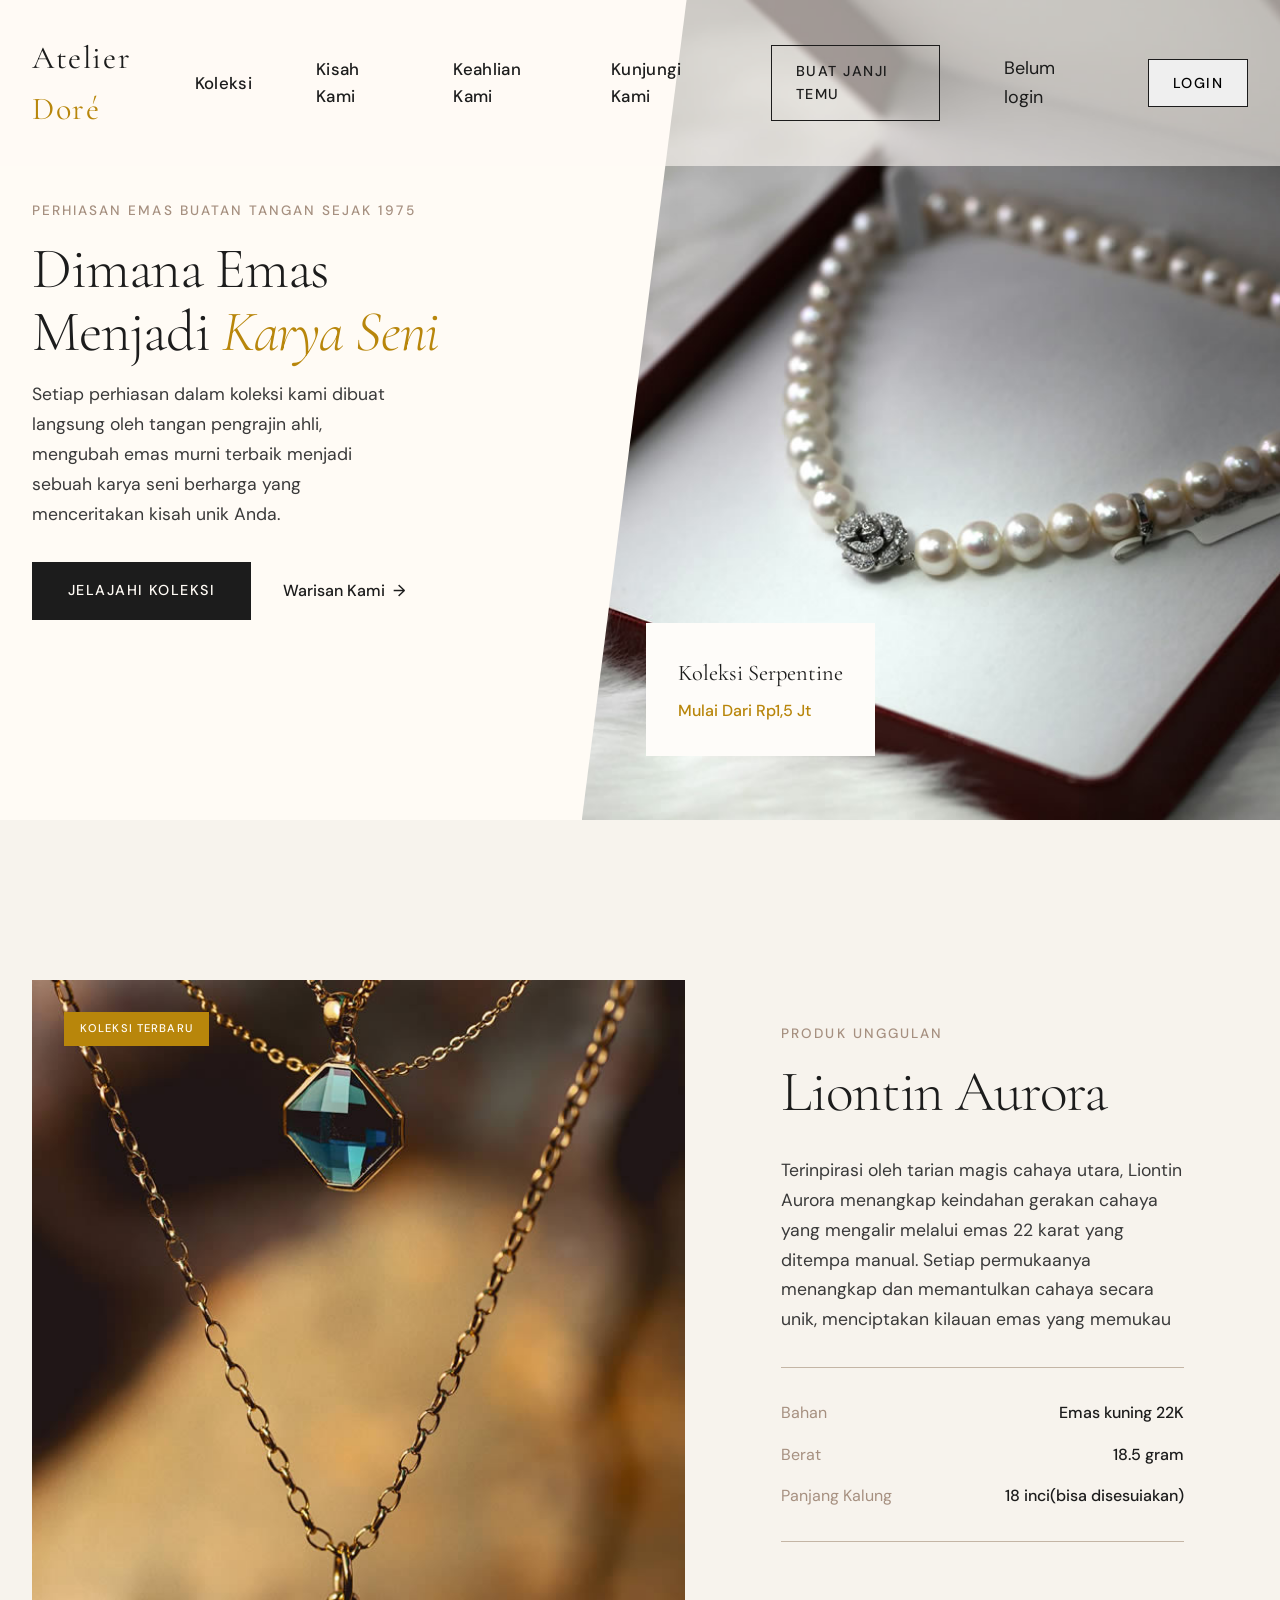
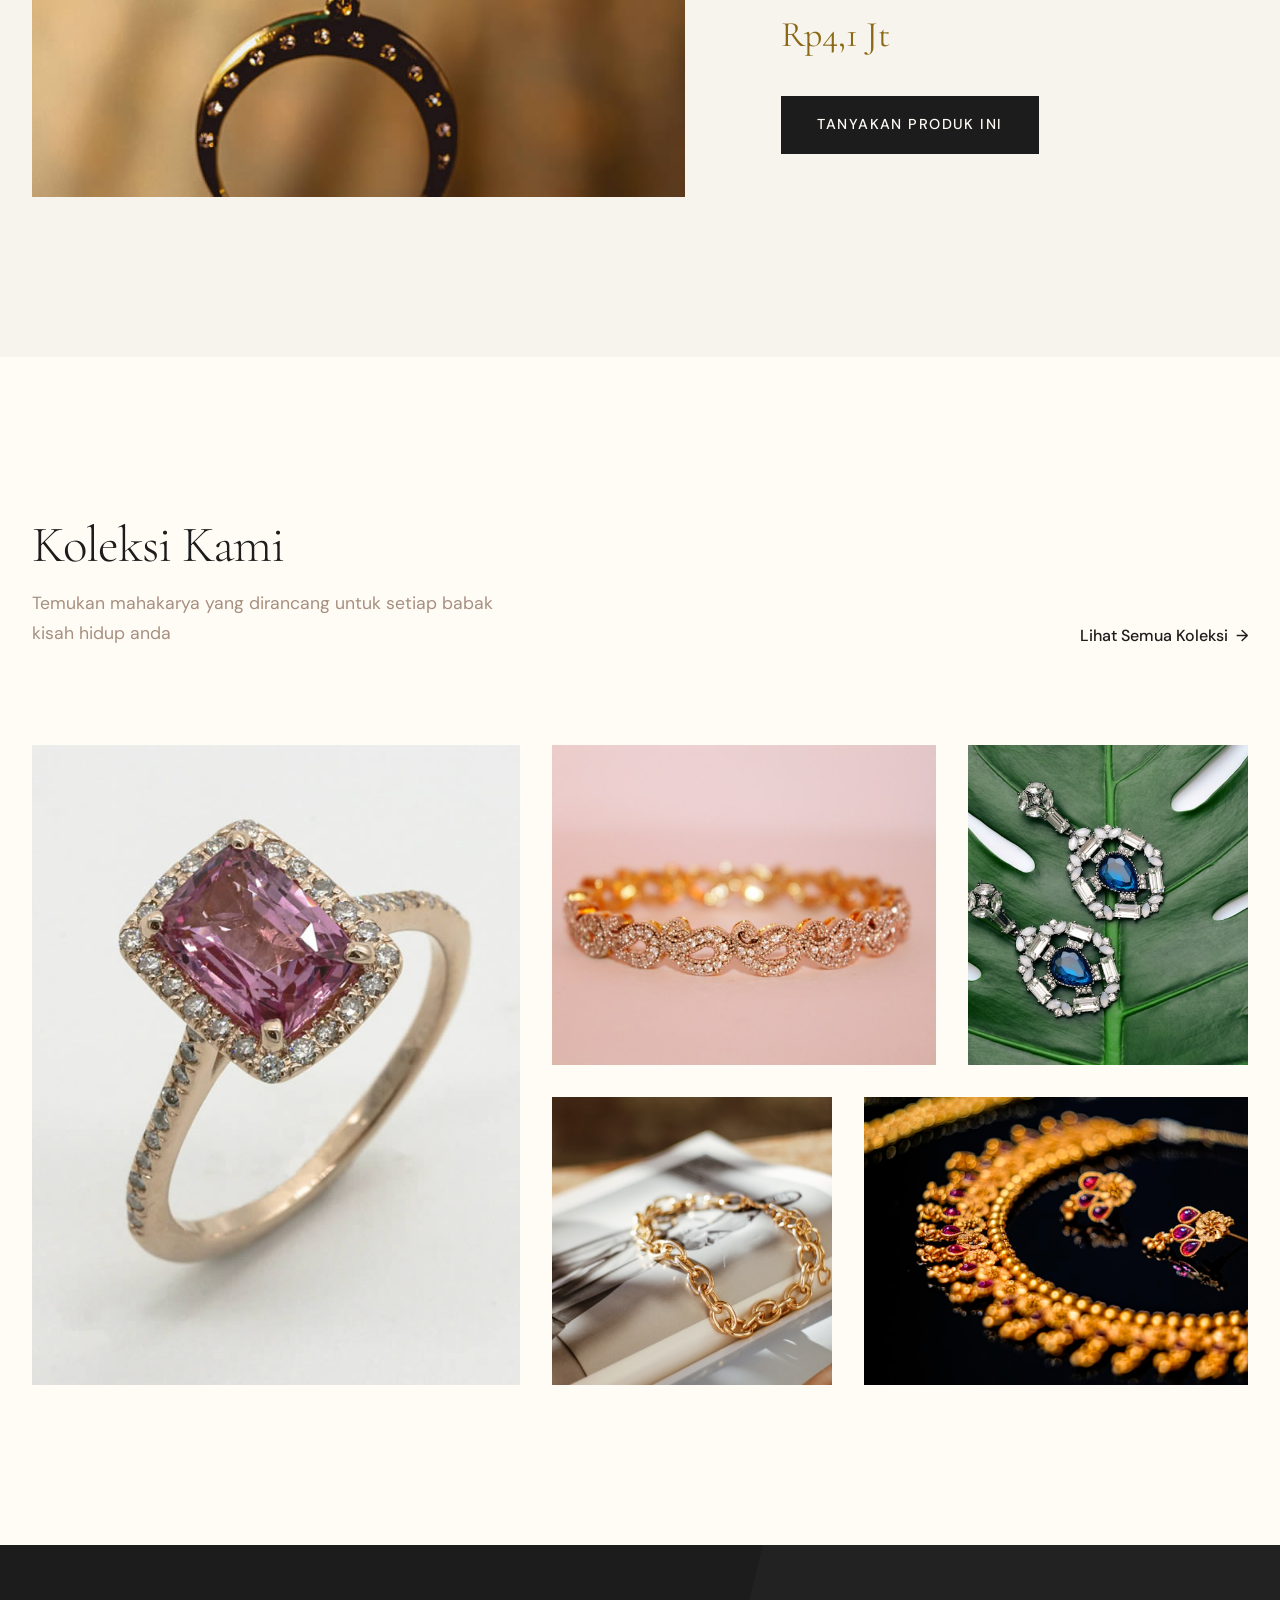
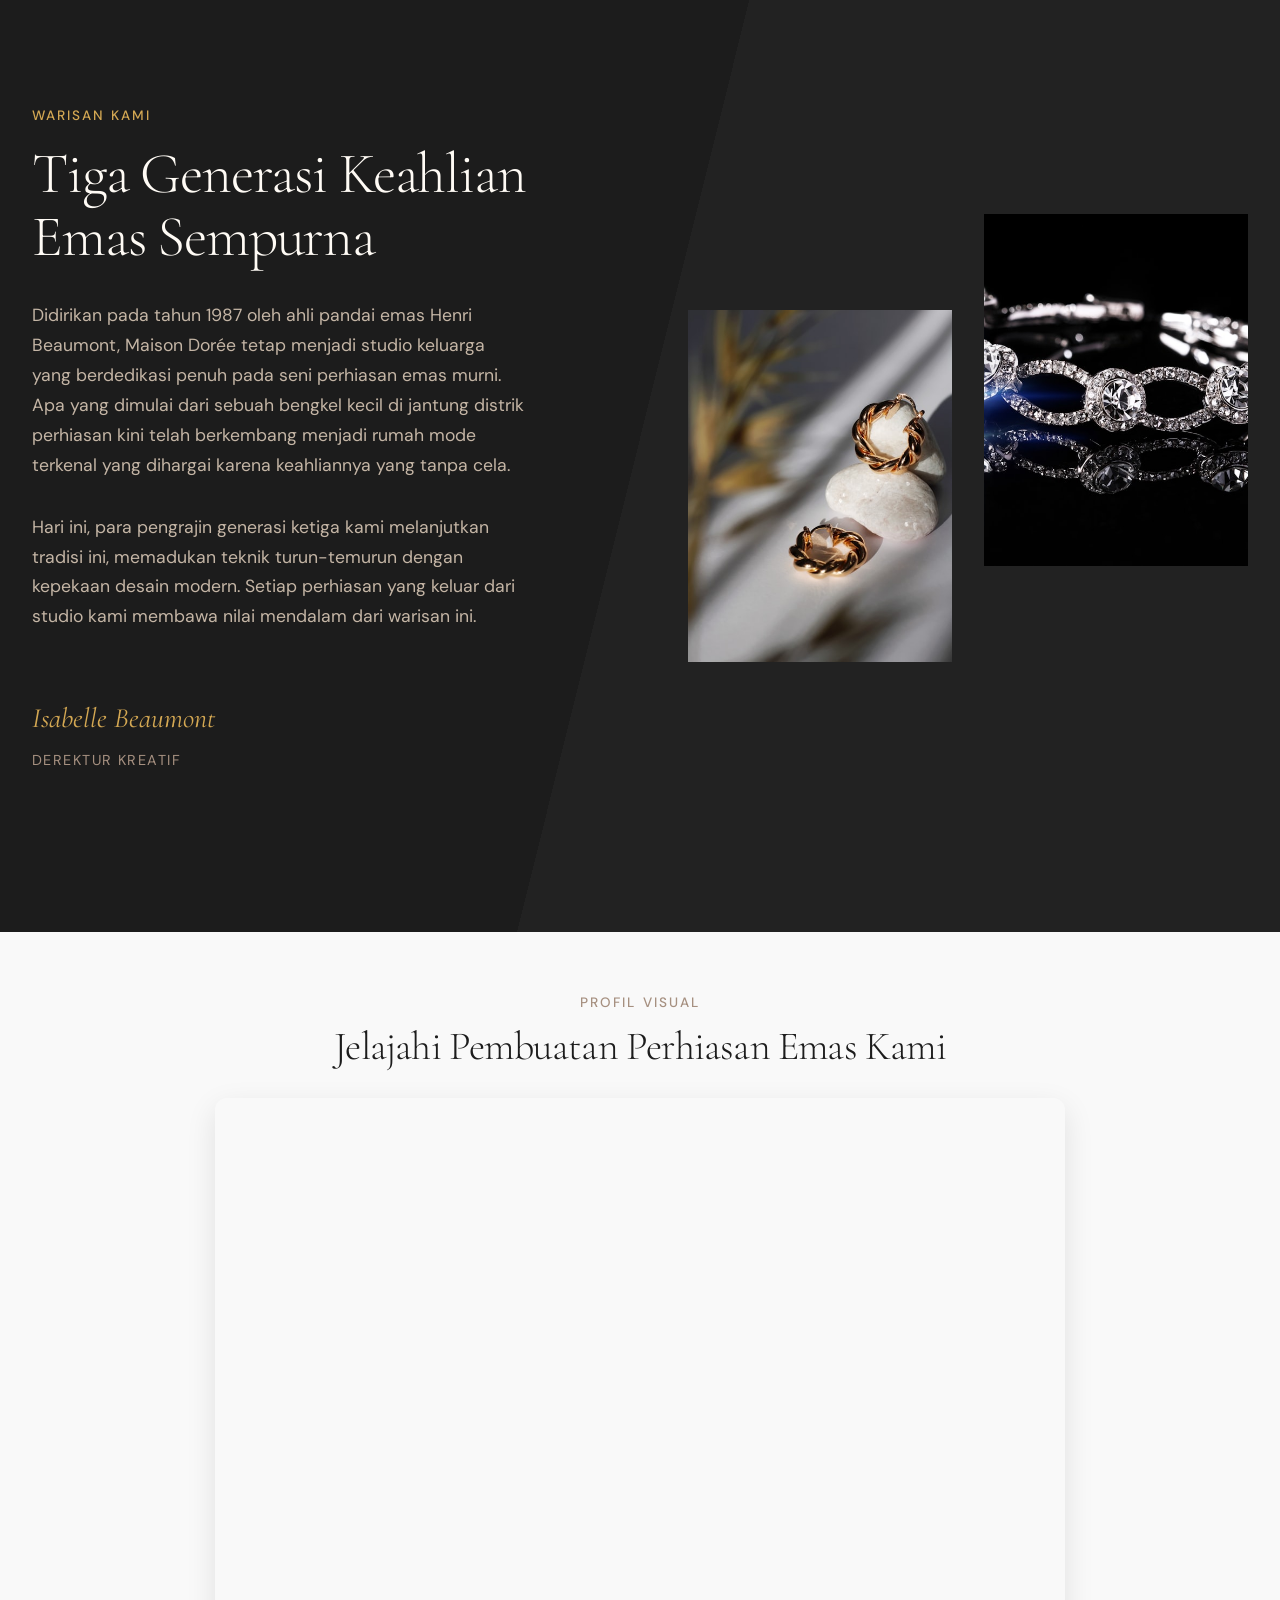
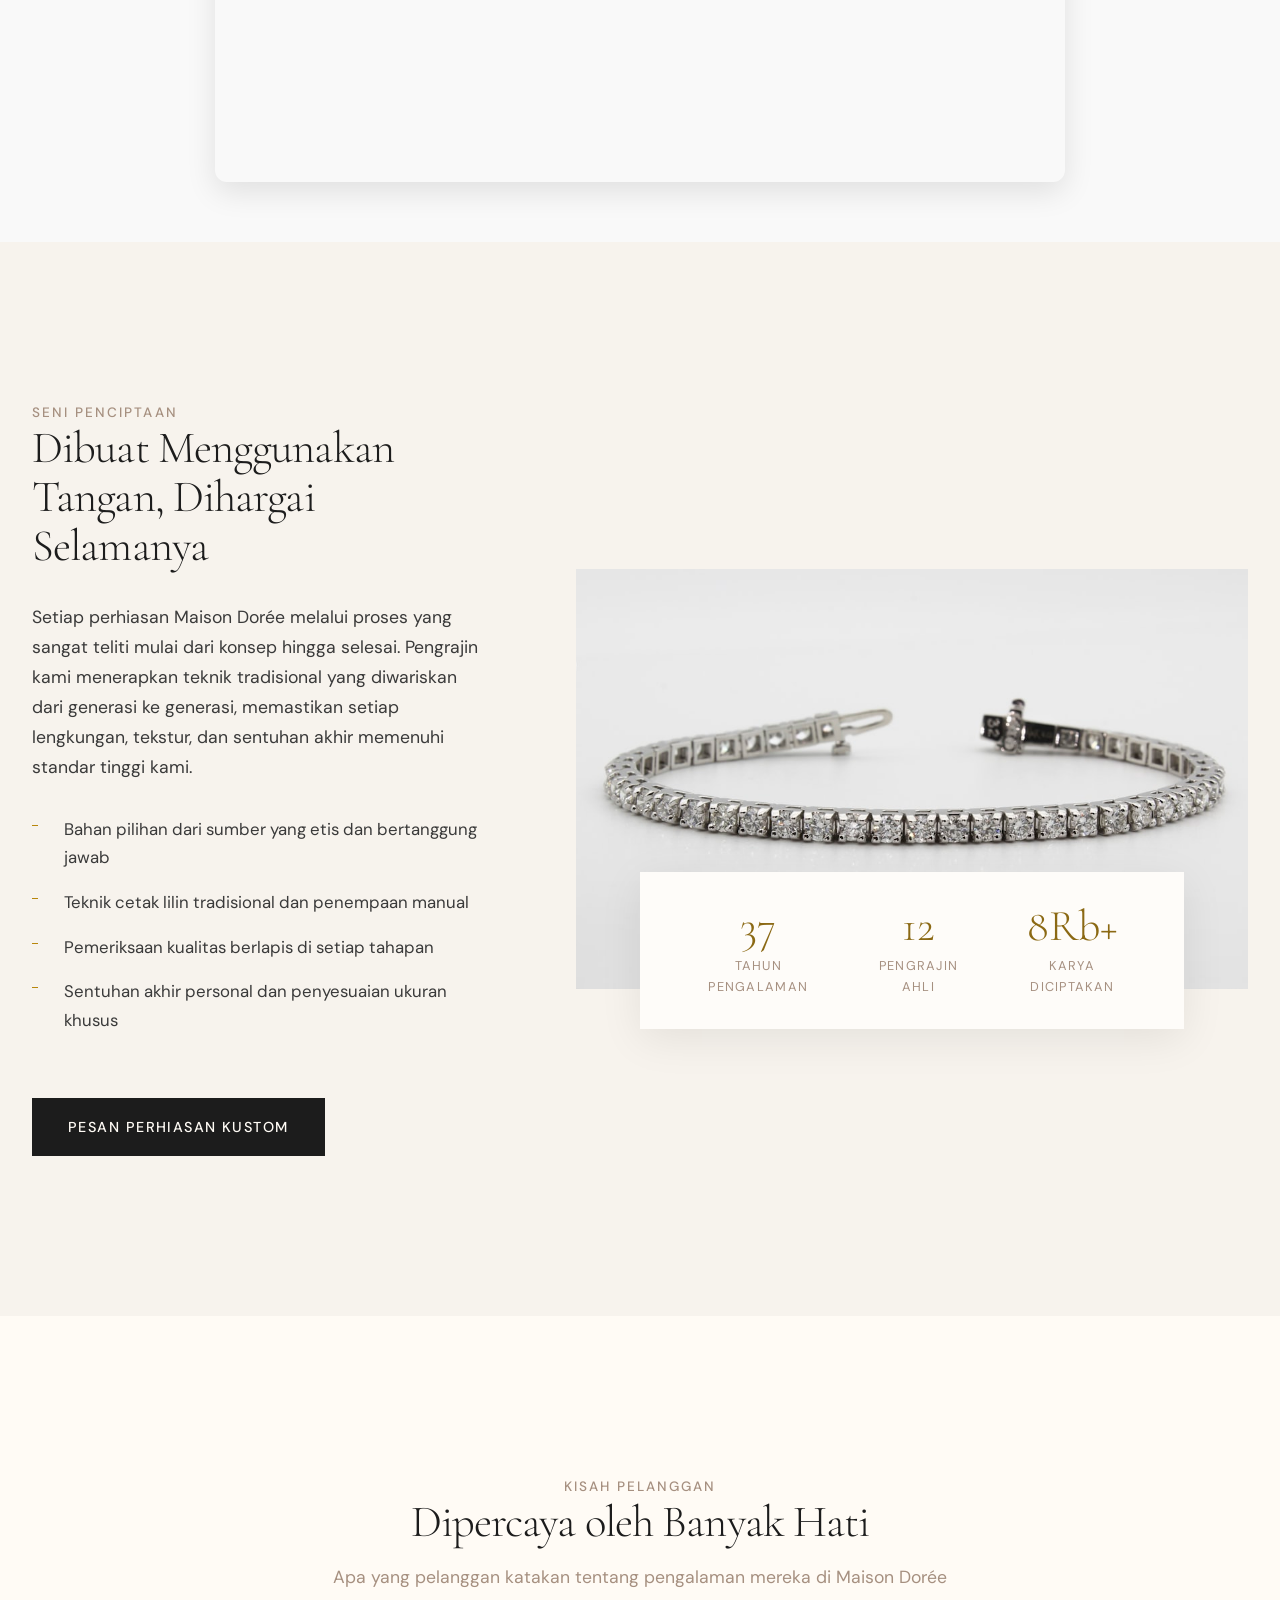
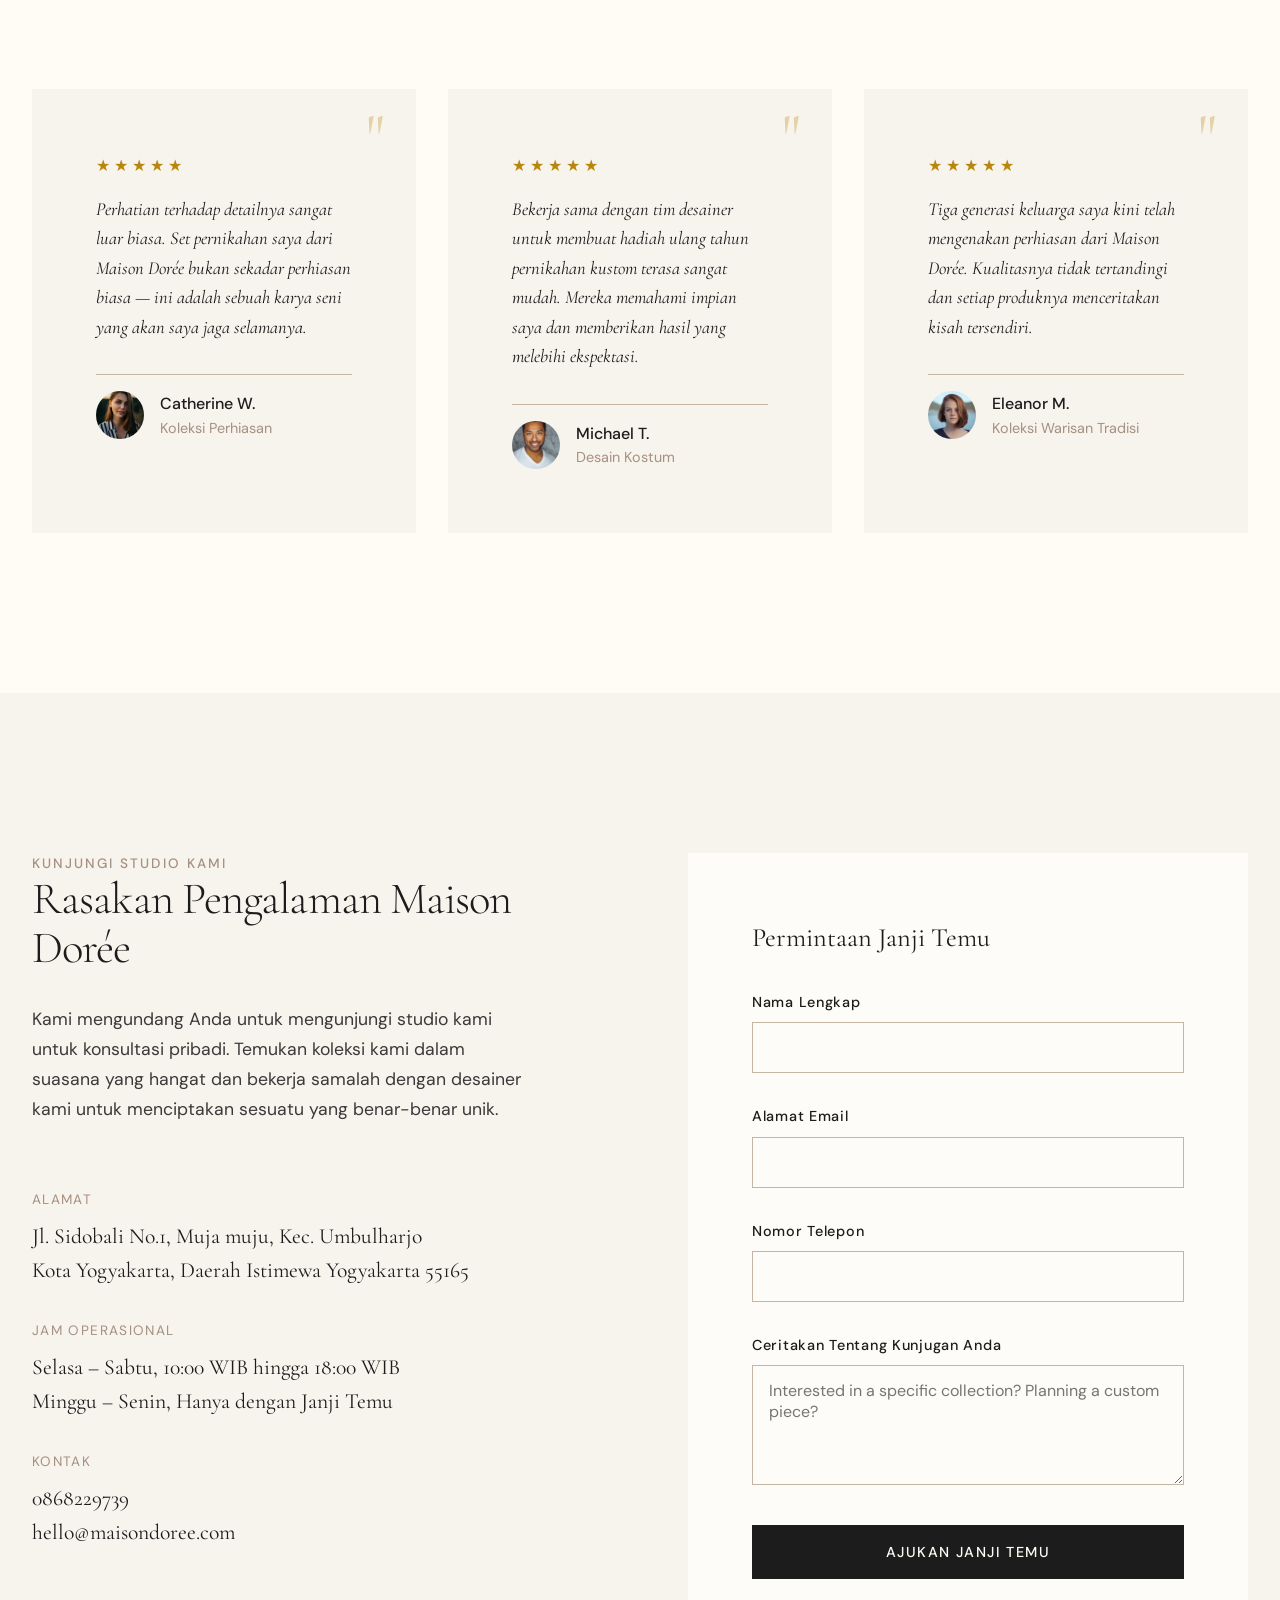
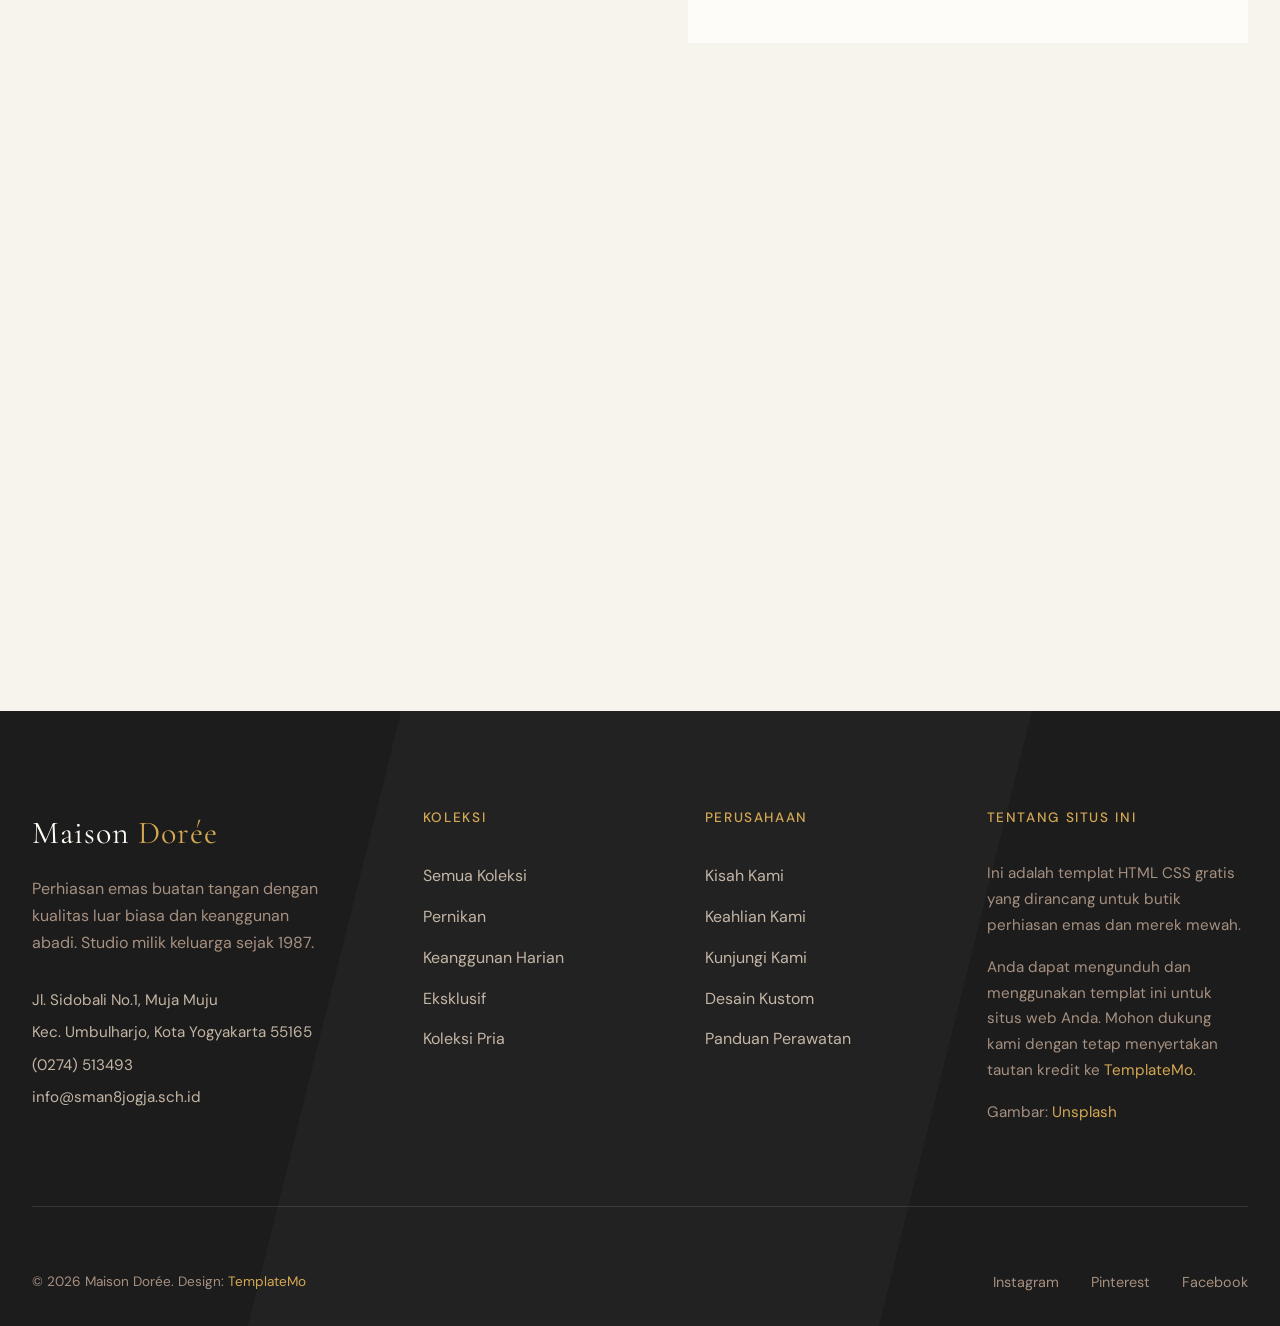
<file: index.html>
<!DOCTYPE html>
<html lang="en">
<head>
    <meta charset="UTF-8">
    <meta name="viewport" content="width=device-width, initial-scale=1.0">
    <title> Toko Emas </title>
    
    <!-- Google Fonts -->
    <link rel="preconnect" href="https://fonts.googleapis.com">
    <link rel="preconnect" href="https://fonts.gstatic.com" crossorigin>
    <link href="https://fonts.googleapis.com/css2?family=Cormorant+Garamond:ital,wght@0,300;0,400;0,500;0,600;1,300;1,400&family=DM+Sans:ital,wght@0,400;0,500;0,600;1,400&display=swap" rel="stylesheet">
    <link rel="stylesheet" href="templatemo-maison-style.css">
    <!--

TemplateMo 611 Maison Doree

https://templatemo.com/tm-611-maison-doree

-->
</head>
<body>
    <!-- Header -->
    <header class="site-header" id="header">
        <div class="container">
            <div class="header-inner">
                <a href="#" class="logo">Atelier  <span>Doré</span></a>
                
                <nav class="nav-main">
                    <a href="#collections">Koleksi</a>
                    <a href="#story">Kisah Kami</a>
                    <a href="#craftsmanship">Keahlian Kami</a>
                    <a href="#contact">Kunjungi Kami</a>
                    <a href="#contact" class="nav-cta">Buat Janji Temu</a>
                    <p id="userInfo">Belum login</p>
                
<div id="authArea">
    <button onclick="window.location.href='login/form.html'" class="nav-cta">login</button>
</div> 
                </nav>
                
                
                <button class="menu-toggle" id="menuToggle" aria-label="Toggle menu">
                    <span></span>
                    <span></span>
                    <span></span>
                </button>
            </div>
        </div>
    </header>
    
    <!-- Mobile Navigation -->
    <div class="mobile-overlay" id="mobileOverlay"></div>
    <nav class="mobile-nav" id="mobileNav">
        <button class="mobile-nav-close" id="mobileNavClose">×</button>
        <ul class="mobile-nav-links">
            <li><a href="#collections">Koleksi</a></li>
            <li><a href="#story">Kisah Kami</a></li>
            <li><a href="#craftsmanship">Keahlian Kami</a></li>
            <li><a href="#contact">Kunjungi Kami</a></li>
        </ul>
        <div class="mobile-nav-cta">
            <a href="#contact" class="btn-primary">Buat Janji Temu</a>
        </div>
    </nav>
    
    <!-- Hero Section -->
    <section class="hero">
        <div class="hero-content">
            <p class="text-label hero-tagline">Perhiasan Emas Buatan Tangan Sejak 1975</p>
            <h1 class="heading-display hero-title">
                Dimana Emas<br>Menjadi <em>Karya Seni</em>
            </h1>
            <p class="text-body hero-description">
               Setiap perhiasan dalam koleksi kami dibuat langsung oleh tangan pengrajin ahli,
                mengubah emas murni terbaik menjadi sebuah karya seni berharga yang 
                menceritakan kisah unik Anda.
            </p>
            <div class="hero-actions">
                <a href="#collections" class="btn-primary">Jelajahi Koleksi</a>
                <a href="#story" class="btn-text">Warisan Kami</a>
            </div>
        </div>
        <div class="hero-image">
            <div class="hero-slide active" data-title="Serpentine Collection" data-price="Mulai Dari Rp3,2 Jt">
                <img src="images/maison-hero-01.jpg" 
                     alt="Serpentine gold jewelry collection">
            </div>
            <div class="hero-slide" data-title="Aurora Pendant" data-price="Mulai Dari Rp3,3 Jt">
                <img src="images/maison-hero-02.jpg" 
                     alt="Aurora gold pendant necklace">
            </div>
            <div class="hero-slide" data-title="Heritage Rings" data-price="Mulai Dari Rp2,3 Jt">
                <img src="images/maison-hero-03.jpg" 
                     alt="Heritage gold ring collection">
            </div>
            <div class="hero-image-overlay">
                <p class="overlay-title" id="heroTitle">Koleksi Serpentine</p>
                <p class="overlay-price" id="heroPrice">Mulai Dari Rp1,5 Jt</p>
            </div>
        </div>
    </section>
    
    <!-- Featured Piece -->
    <section class="featured-piece">
        <div class="container">
            <div class="featured-grid">
                <div class="featured-image-wrapper">
                    <div class="featured-image">
                        <img src="images/maison-hero-02.jpg" 
                             alt="Handcrafted gold necklace">
                    </div>
                    <div class="featured-badge">Koleksi Terbaru</div>
                </div>
                <div class="featured-content">
                    <p class="text-label featured-label">Produk Unggulan</p>
                    <h2 class="heading-display featured-title">
                        Liontin Aurora
                    </h2>
                    <p class="text-body featured-description">
                        Terinpirasi oleh tarian magis cahaya utara, 
                        Liontin Aurora menangkap keindahan gerakan cahaya yang mengalir 
                        melalui emas 22 karat yang ditempa manual. Setiap permukaanya menangkap
                        dan memantulkan cahaya secara unik, menciptakan kilauan emas yang memukau
                    </p>
                    <div class="featured-details">
                        <div class="detail-row">
                            <span class="detail-label">Bahan</span>
                            <span class="detail-value">Emas kuning 22K</span>
                        </div>
                        <div class="detail-row">
                            <span class="detail-label">Berat</span>
                            <span class="detail-value">18.5 gram</span>
                        </div>
                        <div class="detail-row">
                            <span class="detail-label">Panjang Kalung</span>
                            <span class="detail-value">18 inci(bisa disesuiakan)</span>
                        </div>
                    </div>
                    <p class="featured-price">Rp4,1 Jt</p>
                    <a href="#contact" class="btn-primary">Tanyakan ProduK Ini</a>
                </div>
            </div>
        </div>
    </section>
    
    <!-- Collections -->
    <section class="collections" id="collections">
        <div class="container">
            <div class="section-header">
                <div class="section-header-left">
                    <h2 class="heading-display section-title">Koleksi Kami</h2>
                    <p class="text-body section-subtitle">
                        Temukan mahakarya yang dirancang untuk setiap babak kisah hidup anda 
                    </p>
                </div>
                <a href="#" class="btn-text">Lihat Semua Koleksi</a>
            </div>
            
            <div class="collections-grid">
                <div class="collection-item">
                    <div class="collection-image">
                        <img src="images/maison-hero-03.jpg" 
                             alt="Bridal jewelry collection">
                    </div>
                    <div class="collection-overlay">
                        <h3 class="collection-name">Pernikahan</h3>
                        <p class="collection-count">24 produk</p>
                    </div>
                </div>
                
                <div class="collection-item">
                    <div class="collection-image">
                        <img src="images/maison-doree-01.jpg" 
                             alt="Everyday gold jewelry">
                    </div>
                    <div class="collection-overlay">
                        <h3 class="collection-name">Keanggunan Harian</h3>
                        <p class="collection-count">36 produk</p>
                    </div>
                </div>
                
                <div class="collection-item">
                    <div class="collection-image">
                        <img src="images/maison-doree-02.jpg" 
                             alt="Statement gold pieces">
                    </div>
                    <div class="collection-overlay">
                        <h3 class="collection-name">Eksklusif</h3>
                        <p class="collection-count">18 produk</p>
                    </div>
                </div>
                
                <div class="collection-item">
                    <div class="collection-image">
                        <img src="images/maison-doree-03.jpg" 
                             alt="Heritage collection">
                    </div>
                    <div class="collection-overlay">
                        <h3 class="collection-name">Warisan Tradisi</h3>
                        <p class="collection-count">12 produk</p>
                    </div>
                </div>
                
                <div class="collection-item">
                    <div class="collection-image">
                        <img src="images/maison-doree-04.jpg" 
                             alt="Men's gold collection">
                    </div>
                    <div class="collection-overlay">
                        <h3 class="collection-name">Koleksi Pria</h3>
                        <p class="collection-count">15 Produk</p>
                    </div>
                </div>
            </div>
        </div>
    </section>
    
    <!-- Our Story -->
    <section class="story" id="story">
        <div class="container">
            <div class="story-grid">
                <div class="story-content">
                    <p class="text-label story-label">Warisan Kami</p>
                    <h2 class="heading-display story-title">
                        Tiga Generasi Keahlian Emas Sempurna 
                    </h2>
                    <p class="text-body story-text">
                        Didirikan pada tahun 1987 oleh ahli pandai emas Henri Beaumont, 
                        Maison Dorée tetap menjadi studio keluarga yang berdedikasi penuh pada 
                        seni perhiasan emas murni. Apa yang dimulai dari sebuah bengkel kecil 
                        di jantung distrik perhiasan kini telah berkembang menjadi rumah mode 
                        terkenal yang dihargai karena keahliannya yang tanpa cela.
                    </p>
                    <p class="text-body story-text">
                        Hari ini, para pengrajin generasi ketiga kami melanjutkan tradisi ini, 
                        memadukan teknik turun-temurun dengan kepekaan desain modern. Setiap perhiasan 
                        yang keluar dari studio kami membawa nilai mendalam dari warisan ini.
                    </p>
                    <div class="story-signature">
                        <p class="signature-name">Isabelle Beaumont</p>
                        <p class="signature-title">Derektur Kreatif</p>
                    </div>
                </div>
                <div class="story-images">
                    <div class="story-image">
                        <img src="images/maison-doree-05.jpg" 
                             alt="Goldsmith at work">
                    </div>
                    <div class="story-image">
                        <img src="images/maison-doree-06.jpg" 
                             alt="Jewelry crafting detail">
                    </div>
                </div>
            </div>
        </div>
    </section>
    <section class="school-video" style="padding: 60px 0; background-color: #f9f9f9; text-align: center;">
        <div class="container">
            <p class="text-label" style="margin-bottom: 10px;">Profil Visual</p>
            <h2 class="heading-display" style="margin-bottom: 30px; font-size: 2.5rem;">Jelajahi Pembuatan Perhiasan Emas Kami</h2>
            
            <div class="video-container" style="position: relative; width: 100%; max-width: 850px; margin: 0 auto; padding-bottom: 56.25%; height: 0; overflow: hidden; border-radius: 12px; box-shadow: 0 10px 30px rgba(0,0,0,0.1);">
                <iframe 
                    style="position: absolute; top: 0; left: 0; width: 100%; height: 100%; border: 0;"
                    src="https://www.youtube.com/embed/dt9mRDJ97Q0" 
                    title="Video Pembuatan Hiasan Emas" 
                    allow="accelerometer; autoplay; clipboard-write; encrypted-media; gyroscope; picture-in-picture; web-share" 
                    allowfullscreen>
                </iframe>
            </div>
        </div>
    </section>
    
    <!-- Craftsmanship -->
    <section class="craftsmanship" id="craftsmanship">
        <div class="container">
            <div class="craft-grid">
                <div class="craft-content">
                    <p class="text-label">Seni Penciptaan</p>
                    <h2 class="heading-display craft-title">
                        Dibuat Menggunakan Tangan, Dihargai Selamanya 
                    </h2>
                    <p class="text-body craft-text">
                        Setiap perhiasan Maison Dorée melalui proses yang sangat teliti 
                        mulai dari konsep hingga selesai. Pengrajin kami menerapkan teknik 
                        tradisional yang diwariskan dari generasi ke generasi, memastikan setiap 
                        lengkungan, tekstur, dan sentuhan akhir memenuhi standar tinggi kami.
                    </p>
                    <ul class="craft-list text-body">
                        <li>Bahan pilihan dari sumber yang etis dan bertanggung jawab</li>
                        <li>Teknik cetak lilin tradisional dan penempaan manual</li>
                        <li>Pemeriksaan kualitas berlapis di setiap tahapan</li>
                        <li>Sentuhan akhir personal dan penyesuaian ukuran khusus</li>
                    </ul>
                    <a href="#contact" class="btn-primary">Pesan Perhiasan Kustom</a>
                </div>
                <div class="craft-image-wrapper">
                    <div class="craft-image">
                        <img src="images/maison-doree-07.jpg" 
                             alt="Jewelry craftsmanship workshop">
                    </div>
                    <div class="craft-stats">
                        <div class="stat-item">
                            <p class="stat-number">37</p>
                            <p class="stat-label">Tahun Pengalaman</p>
                        </div>
                        <div class="stat-item">
                            <p class="stat-number">12</p>
                            <p class="stat-label">Pengrajin Ahli</p>
                        </div>
                        <div class="stat-item">
                            <p class="stat-number">8Rb+</p>
                            <p class="stat-label">Karya Diciptakan</p>
                        </div>
                    </div>
                </div>
            </div>
        </div>
    </section>
    
    <!-- Testimonials -->
    <section class="testimonials">
        <div class="container">
            <div class="testimonials-header">
                <p class="text-label">Kisah Pelanggan</p>
                <h2 class="heading-display testimonials-title">Dipercaya oleh Banyak Hati</h2>
                <p class="text-body testimonials-subtitle">Apa yang pelanggan katakan tentang pengalaman mereka di Maison Dorée</p>
            </div>
            
            <div class="testimonials-grid">
                <div class="testimonial-card">
                    <div class="testimonial-stars">
                        <span>★</span><span>★</span><span>★</span><span>★</span><span>★</span>
                    </div>
                    <p class="testimonial-text">
                        Perhatian terhadap detailnya sangat luar biasa. Set pernikahan saya dari Maison Dorée bukan sekadar perhiasan biasa — ini adalah sebuah karya seni yang akan saya jaga selamanya.
                    </p>
                    <div class="testimonial-author">
                        <div class="testimonial-avatar">
                            <img src="images/avatar-01.jpg" alt="Catherine W.">
                        </div>
                        <div class="testimonial-info">
                            <p class="testimonial-name">Catherine W.</p>
                            <p class="testimonial-detail">Koleksi Perhiasan</p>
                        </div>
                    </div>
                </div>
                
                <div class="testimonial-card">
                    <div class="testimonial-stars">
                        <span>★</span><span>★</span><span>★</span><span>★</span><span>★</span>
                    </div>
                    <p class="testimonial-text">
                        Bekerja sama dengan tim desainer untuk membuat hadiah ulang tahun pernikahan kustom terasa sangat mudah. Mereka memahami impian saya dan memberikan hasil yang melebihi ekspektasi.
                    </p>
                    <div class="testimonial-author">
                        <div class="testimonial-avatar">
                            <img src="images/avatar-02.jpg" alt="Michael T.">
                        </div>
                        <div class="testimonial-info">
                            <p class="testimonial-name">Michael T.</p>
                            <p class="testimonial-detail">Desain Kostum</p>
                        </div>
                    </div>
                </div>
                
                <div class="testimonial-card">
                    <div class="testimonial-stars">
                        <span>★</span><span>★</span><span>★</span><span>★</span><span>★</span>
                    </div>
                    <p class="testimonial-text">
                        Tiga generasi keluarga saya kini telah mengenakan perhiasan dari Maison Dorée. Kualitasnya tidak tertandingi dan setiap produknya menceritakan kisah tersendiri.
                    </p>
                    <div class="testimonial-author">
                        <div class="testimonial-avatar">
                            <img src="images/avatar-03.jpg" alt="Eleanor M.">
                        </div>
                        <div class="testimonial-info">
                            <p class="testimonial-name">Eleanor M.</p>
                            <p class="testimonial-detail">Koleksi Warisan Tradisi</p>
                        </div>
                    </div>
                </div>
            </div>
        </div>
    </section>
    
    <!-- Contact -->
    <section class="contact" id="contact">
        <div class="container">
            <div class="contact-grid">
                <div class="contact-content">
                    <p class="text-label">Kunjungi Studio Kami</p>
                    <h2 class="heading-display contact-title">
                        Rasakan Pengalaman Maison Dorée
                    </h2>
                    <p class="text-body contact-text">
                        Kami mengundang Anda untuk mengunjungi studio kami untuk konsultasi pribadi. 
                        Temukan koleksi kami dalam suasana yang hangat dan bekerja samalah dengan desainer kami 
                        untuk menciptakan sesuatu yang benar-benar unik.
                    </p>
                    
                    <div class="contact-details">
                        <div class="contact-item">
                            <p class="contact-item-label">Alamat</p>
                            <p class="contact-item-value">
                                Jl. Sidobali No.1, Muja muju, Kec. Umbulharjo<br>
                                Kota Yogyakarta, Daerah Istimewa Yogyakarta 55165
                            </p>
                        </div>
                        <div class="contact-item">
                            <p class="contact-item-label">Jam Operasional</p>
                            <p class="contact-item-value">
                                Selasa – Sabtu, 10:00 WIB hingga 18:00 WIB<br>
                                Minggu – Senin, Hanya dengan Janji Temu
                            </p>
                        </div>
                        <div class="contact-item">
                            <p class="contact-item-label">Kontak</p>
                            <p class="contact-item-value">
                                <a href="tel:+12125551234">0868229739</a><br>
                                <a href="mailto:hello@maisondoree.com">hello@maisondoree.com</a>
                            </p>
                        </div>
                    </div>
                </div>
                
                <div class="contact-form-wrapper">
                    <h3 class="form-title">Permintaan Janji Temu</h3>
                    <form id="appointmentForm">
                        <div class="form-group">
                            <label class="form-label" for="name">Nama Lengkap</label>
                            <input type="text" id="name" name="name" class="form-input" required>
                        </div>
                        <div class="form-group">
                            <label class="form-label" for="email">Alamat Email</label>
                            <input type="email" id="email" name="email" class="form-input" required>
                        </div>
                        <div class="form-group">
                            <label class="form-label" for="phone">Nomor Telepon</label>
                            <input type="tel" id="phone" name="phone" class="form-input">
                        </div>
                        <div class="form-group">
                            <label class="form-label" for="message">Ceritakan Tentang Kunjugan Anda</label>
                            <textarea id="message" name="message" class="form-textarea" 
                                placeholder="Interested in a specific collection? Planning a custom piece?"></textarea>
                        </div>
                        <button type="submit" class="form-submit">Ajukan Janji Temu</button>
                    </form>
                </div>
            </div>
            <div class="contact-map-wrapper" style="margin-top: 50px; width: 100%;">
                <iframe 
                  src="https://maps.google.com/maps?q=SMA%20Negeri%208%20Yogyakarta&t=&z=15&ie=UTF8&iwloc=&output=embed"
                  width="600"
                  height="450"
                  style="border:0;"
                  allowfullscreen=""
                  loading="lazy">
                </iframe>
            </div>
        </div>
    </section>
    
    <!-- Footer -->
    <footer class="site-footer">
        <div class="container">
            <div class="footer-grid">
                <!-- Column 1: Brand & Contact -->
                <div class="footer-brand">
                    <p class="footer-logo">Maison <span>Dorée</span></p>
                    <p class="footer-tagline">
                       Perhiasan emas buatan tangan dengan kualitas luar biasa dan keanggunan abadi. Studio milik keluarga sejak 1987.
                    </p>
                   <div class="footer-contact-info">
                       <p>Jl. Sidobali No.1, Muja Muju</p>
                       <p>Kec. Umbulharjo, Kota Yogyakarta 55165</p>
                       <p><a href="tel:+625371169">(0274) 513493</a></p>
                       <p><a href="mailto:info@sman8jogja.sch.id">info@sman8jogja.sch.id</a></p>
                   </div>
                       
                </div>
                
                <!-- Column 2: Quick Links -->
                <div class="footer-column">
                    <h4 class="footer-column-title">Koleksi</h4>
                    <ul class="footer-links">
                        <li><a href="#collections">Semua Koleksi</a></li>
                        <li><a href="#">Pernikan</a></li>
                        <li><a href="#">Keanggunan Harian</a></li>
                        <li><a href="#">Eksklusif</a></li>
                        <li><a href="#">Koleksi Pria</a></li>
                    </ul>
                </div>
                
                <!-- Column 3: Company -->
                <div class="footer-column">
                    <h4 class="footer-column-title">Perusahaan</h4>
                    <ul class="footer-links">
                        <li><a href="#story">Kisah Kami</a></li>
                        <li><a href="#craftsmanship">Keahlian Kami</a></li>
                        <li><a href="#contact">Kunjungi Kami</a></li>
                        <li><a href="#">Desain Kustom</a></li>
                        <li><a href="#">Panduan Perawatan</a></li>
                    </ul>
                </div>
                
                <!-- Column 4: About This Website -->
                <div class="footer-column footer-about">
                    <h4 class="footer-column-title">Tentang Situs Ini</h4>
                    <p>
                        Ini adalah templat HTML CSS gratis yang dirancang untuk butik perhiasan emas dan merek mewah.
                    </p>
                    <p>
                        Anda dapat mengunduh dan menggunakan templat ini untuk situs web Anda. Mohon dukung kami dengan tetap menyertakan tautan kredit ke <a href="https://templatemo.com" target="_blank">TemplateMo</a>.
                    </p>
                    <p>
                        Gambar: <a href="https://unsplash.com" target="_blank">Unsplash</a>
                    </p>
                </div>
            </div>
            
            <!-- Footer Bottom -->
            <div class="footer-bottom">
                <p class="footer-copyright">© 2026 Maison Dorée. Design: <a href="https://templatemo.com" target="_blank" rel="nofollow">TemplateMo</a></p>
                <div class="footer-social">
                    <a href="#">Instagram</a>
                    <a href="#">Pinterest</a>
                    <a href="#">Facebook</a>
                </div>
            </div>
        </div>
    </footer>
    <script src="templatemo-maison-doree.js"></script>  
    <script src="login/js/welcome.js"></script>
</body>
</html>
</file>
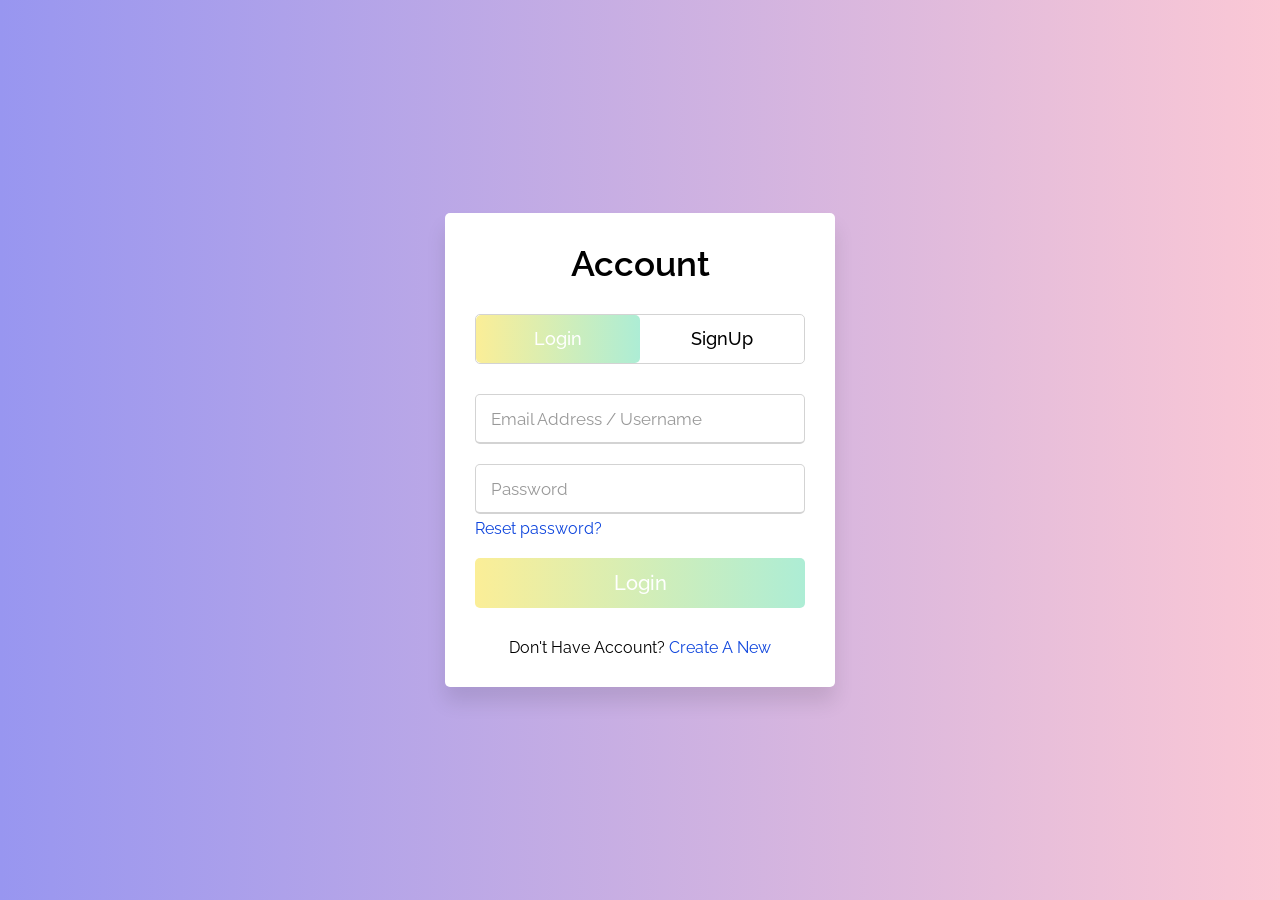
<file: login/form.html>
<!DOCTYPE html>
<html lang="en" dir="ltr">
  <head>
    <meta charset="utf-8">
    <title>Sign Up | Log In</title>
    <link rel="stylesheet" href="style.css">
    <meta name="viewport" content="width=device-width, initial-scale=1.0">
  </head>
  <body>
    <div class="wrapper">
       <div class="title-text">
          <div class="title login">
             Account 
          </div>
          <div class="title signup">
             Account
          </div>
       </div>
       <div class="form-container">
          <div class="slide-controls">
             <input type="radio" name="slide" id="login" checked>
             <input type="radio" name="slide" id="signup">
             <label for="login" class="slide login">Login</label>
             <label for="signup" class="slide signup">SignUp</label>
             <div class="slider-tab"></div>
          </div>
          <div class="form-inner">
             <form action="#" class="login" id="loginForm"> 
                <div class="field">
                   <input type="text" id="username" placeholder="Email Address / Username" required>
                </div>
                <div class="field">
                   <input type="password" id="password" placeholder="Password" required>
                </div>
                <div class="pass-link">
                   <a href="#">Reset password?</a>
                </div>
                <div class="field btn">
                   <div class="btn-layer"></div>
                   <input type="submit" value="Login">
                </div>
                <div class="signup-link">
                   Don't Have Account? <a href="">Create A New</a>
                </div>
             </form>
             <form action="#" class="signup">
                <div class="field">
                   <input type="text" placeholder="Email Address" required>
                </div>
                <div class="field">
                   <input type="password" placeholder="Password" required>
                </div>
                <div class="field">
                   <input type="password" placeholder="Confirm Password" required>
                </div>
                <div class="field btn">
                   <div class="btn-layer"></div>
                   <input type="submit" value="SignUp">
                </div>
             </form>
          </div>
       </div>
    </div>
    <script src="style.js"></script>
    <script src="js/login.js"></script>
  </body>
</html>
</file>
<file: templatemo-maison-style.css>
@charset "utf-8";
/* 

CSS Document 

TemplateMo 611 Maison Doree

https://templatemo.com/tm-611-maison-doree

*/

:root {
	--color-cream: #FFFBF5;
	--color-ivory: #F7F3ED;
	--color-warm-white: #FEFCF9;
	--color-gold: #B8860B;
	--color-gold-light: #D4A853;
	--color-gold-dark: #8B6914;
	--color-charcoal: #1C1C1C;
	--color-charcoal-soft: #3A3A3A;
	--color-taupe: #A69080;
	--color-taupe-light: #C4B5A5;

	--font-display: 'Cormorant Garamond', Georgia, serif;
	--font-body: 'DM Sans', -apple-system, sans-serif;

	--space-xs: 0.5rem;
	--space-sm: 1rem;
	--space-md: 2rem;
	--space-lg: 4rem;
	--space-xl: 6rem;
	--space-2xl: 10rem;
}

*,
*::before,
*::after {
	margin: 0;
	padding: 0;
	box-sizing: border-box;
}

html {
	scroll-behavior: smooth;
}

body {
	font-family: var(--font-body);
	font-size: 18px;
	line-height: 1.6;
	color: var(--color-charcoal);
	background-color: var(--color-cream);
	-webkit-font-smoothing: antialiased;
}

img {
	max-width: 100%;
	height: auto;
	display: block;
}

a {
	color: inherit;
	text-decoration: none;
}

/* Typography */
.heading-display {
	font-family: var(--font-display);
	font-weight: 300;
	line-height: 1.1;
	letter-spacing: -0.02em;
}

.heading-editorial {
	font-family: var(--font-display);
	font-weight: 400;
	font-style: italic;
	line-height: 1.2;
}

.text-label {
	font-family: var(--font-body);
	font-size: 0.85rem;
	font-weight: 500;
	letter-spacing: 0.15em;
	text-transform: uppercase;
	color: var(--color-taupe);
}

.text-body {
	font-family: var(--font-body);
	font-size: 1.1rem;
	line-height: 1.7;
	color: var(--color-charcoal-soft);
}

/* Layout Utilities */
.container {
	width: 100%;
	max-width: 1400px;
	margin: 0 auto;
	padding: 0 var(--space-md);
}

.container--narrow {
	max-width: 900px;
}

.container--wide {
	max-width: 1600px;
}

/* ========================================
           HEADER / NAVIGATION
        ======================================== */
.site-header {
	position: fixed;
	top: 0;
	left: 0;
	right: 0;
	z-index: 1000;
	padding: var(--space-md) 0;
	transition: background 0.4s ease, padding 0.4s ease;
}

.site-header::before {
	content: '';
	position: absolute;
	top: 0;
	left: 0;
	right: 0;
	bottom: 0;
	background-color: rgba(255, 251, 245, 0.6);
	z-index: -1;
}

.site-header.scrolled {
	background: rgba(255, 251, 245, 0.98);
	backdrop-filter: blur(10px);
	padding: var(--space-sm) 0;
	box-shadow: 0 1px 0 rgba(0, 0, 0, 0.05);
}

.site-header.scrolled::before {
	display: none;
}

.header-inner {
	display: flex;
	align-items: center;
	justify-content: space-between;
}

.logo {
	font-family: var(--font-display);
	font-size: 2rem;
	font-weight: 400;
	letter-spacing: 0.05em;
}

.logo span {
	color: var(--color-gold);
}

.nav-main {
	display: flex;
	align-items: center;
	gap: var(--space-lg);
}

.nav-main a:not(.nav-cta) {
	font-family: var(--font-body);
	font-size: 1.05rem;
	font-weight: 500;
	letter-spacing: 0.02em;
	position: relative;
	padding: var(--space-xs) 0;
	transition: color 0.3s ease;
}

.nav-main a:not(.nav-cta):hover {
	color: var(--color-gold);
}

.nav-cta {
	font-family: var(--font-body);
	font-size: 0.9rem;
	font-weight: 500;
	letter-spacing: 0.1em;
	text-transform: uppercase;
	padding: 0.875rem 1.5rem;
	border: 1px solid var(--color-charcoal);
	transition: all 0.3s ease;
}

.nav-cta:hover {
	background-color: var(--color-charcoal);
	color: var(--color-cream);
}

/* Mobile Menu Toggle */
.menu-toggle {
	display: none;
	flex-direction: column;
	gap: 5px;
	background: none;
	border: none;
	cursor: pointer;
	padding: 10px;
}

.menu-toggle span {
	display: block;
	width: 24px;
	height: 1.5px;
	background-color: var(--color-charcoal);
	transition: all 0.3s ease;
}

/* ========================================
           HERO SECTION
        ======================================== */
.hero {
	min-height: 600px;
	max-height: 820px;
	height: 100vh;
	display: grid;
	grid-template-columns: 1fr 1.2fr;
	background-color: var(--color-cream);
	overflow: hidden;
}

.hero-content {
	display: flex;
	flex-direction: column;
	justify-content: center;
	padding: var(--space-md) var(--space-lg);
	padding-left: max(var(--space-md), calc((100vw - 1400px) / 2 + var(--space-md)));
}

.hero-tagline {
	margin-bottom: var(--space-sm);
	opacity: 0;
	transform: translateY(20px);
	animation: fadeUp 0.8s ease forwards;
	animation-delay: 0.3s;
}

.hero-title {
	font-size: clamp(2.5rem, 4.5vw, 4rem);
	margin-bottom: var(--space-sm);
	opacity: 0;
	transform: translateY(30px);
	animation: fadeUp 0.8s ease forwards;
	animation-delay: 0.5s;
}

.hero-title em {
	font-style: italic;
	color: var(--color-gold);
}

.hero-description {
	max-width: 380px;
	margin-bottom: var(--space-md);
	opacity: 0;
	transform: translateY(20px);
	animation: fadeUp 0.8s ease forwards;
	animation-delay: 0.7s;
}

.hero-actions {
	display: flex;
	align-items: center;
	gap: var(--space-md);
	opacity: 0;
	transform: translateY(20px);
	animation: fadeUp 0.8s ease forwards;
	animation-delay: 0.9s;
}

.btn-primary {
	display: inline-flex;
	align-items: center;
	gap: var(--space-sm);
	font-family: var(--font-body);
	font-size: 0.9rem;
	font-weight: 500;
	letter-spacing: 0.1em;
	text-transform: uppercase;
	padding: 1.1rem 2.25rem;
	background-color: var(--color-charcoal);
	color: var(--color-cream);
	border: none;
	cursor: pointer;
	transition: all 0.3s ease;
}

.btn-primary:hover {
	background-color: var(--color-gold-dark);
}

.btn-text {
	font-family: var(--font-body);
	font-size: 1rem;
	font-weight: 500;
	color: var(--color-charcoal);
	position: relative;
}

.btn-text::after {
	content: '→';
	margin-left: 0.5rem;
	transition: margin-left 0.3s ease;
}

.btn-text:hover::after {
	margin-left: 0.75rem;
}

.hero-image {
	position: relative;
	overflow: hidden;
	clip-path: polygon(15% 0, 100% 0, 100% 100%, 0 100%);
}

.hero-slide {
	position: absolute;
	inset: 0;
	opacity: 0;
	transition: opacity 1s ease-in-out;
}

.hero-slide.active {
	opacity: 1;
}

.hero-slide img {
	width: 100%;
	height: 100%;
	object-fit: cover;
}

.hero-image-overlay {
	position: absolute;
	bottom: var(--space-lg);
	left: var(--space-lg);
	background-color: var(--color-warm-white);
	padding: var(--space-md);
	max-width: 280px;
	z-index: 10;
	opacity: 0;
	transform: translateY(20px);
	animation: fadeUp 0.8s ease forwards;
	animation-delay: 1.1s;
}

.overlay-title {
	font-family: var(--font-display);
	font-size: 1.4rem;
	font-weight: 400;
	margin-bottom: var(--space-xs);
	transition: opacity 0.5s ease;
}

.overlay-price {
	font-family: var(--font-body);
	font-size: 1rem;
	color: var(--color-gold);
	font-weight: 500;
	transition: opacity 0.5s ease;
}

@keyframes fadeUp {
	to {
		opacity: 1;
		transform: translateY(0);
	}
}

/* ========================================
           FEATURED PIECE SECTION
        ======================================== */
.featured-piece {
	padding: var(--space-2xl) 0;
	background-color: var(--color-ivory);
}

.featured-grid {
	display: grid;
	grid-template-columns: 1.4fr 1fr;
	gap: var(--space-xl);
	align-items: center;
}

.featured-image-wrapper {
	position: relative;
}

.featured-image {
	aspect-ratio: 4/5;
	overflow: hidden;
}

.featured-image img {
	width: 100%;
	height: 100%;
	object-fit: cover;
	transition: transform 0.8s ease;
}

.featured-image-wrapper:hover .featured-image img {
	transform: scale(1.03);
}

.featured-badge {
	position: absolute;
	top: var(--space-md);
	left: var(--space-md);
	background-color: var(--color-gold);
	color: var(--color-cream);
	font-family: var(--font-body);
	font-size: 0.7rem;
	font-weight: 500;
	letter-spacing: 0.1em;
	text-transform: uppercase;
	padding: 0.5rem 1rem;
}

.featured-content {
	padding-right: var(--space-lg);
}

.featured-label {
	margin-bottom: var(--space-sm);
}

.featured-title {
	font-size: clamp(2.75rem, 4.5vw, 4rem);
	margin-bottom: var(--space-md);
}

.featured-description {
	margin-bottom: var(--space-md);
}

.featured-details {
	display: flex;
	flex-direction: column;
	gap: var(--space-sm);
	margin-bottom: var(--space-lg);
	padding: var(--space-md) 0;
	border-top: 1px solid var(--color-taupe-light);
	border-bottom: 1px solid var(--color-taupe-light);
}

.detail-row {
	display: flex;
	justify-content: space-between;
	font-size: 1rem;
}

.detail-label {
	color: var(--color-taupe);
}

.detail-value {
	font-weight: 500;
}

.featured-price {
	font-family: var(--font-display);
	font-size: 2.25rem;
	font-weight: 400;
	color: var(--color-gold-dark);
	margin-bottom: var(--space-md);
}

/* ========================================
           COLLECTIONS SECTION
        ======================================== */
.collections {
	padding: var(--space-2xl) 0;
	background-color: var(--color-cream);
}

.section-header {
	display: flex;
	justify-content: space-between;
	align-items: flex-end;
	margin-bottom: var(--space-xl);
}

.section-header-left {
	max-width: 500px;
}

.section-title {
	font-size: clamp(2.25rem, 4vw, 3.5rem);
	margin-bottom: var(--space-sm);
}

.section-subtitle {
	color: var(--color-taupe);
}

/* Asymmetric Masonry Grid */
.collections-grid {
	display: grid;
	grid-template-columns: repeat(12, 1fr);
	grid-template-rows: repeat(2, auto);
	gap: var(--space-md);
}

.collection-item {
	position: relative;
	overflow: hidden;
	cursor: pointer;
}

.collection-item:nth-child(1) {
	grid-column: 1 / 6;
	grid-row: 1 / 3;
}

.collection-item:nth-child(2) {
	grid-column: 6 / 10;
	grid-row: 1 / 2;
}

.collection-item:nth-child(3) {
	grid-column: 10 / 13;
	grid-row: 1 / 2;
}

.collection-item:nth-child(4) {
	grid-column: 6 / 9;
	grid-row: 2 / 3;
}

.collection-item:nth-child(5) {
	grid-column: 9 / 13;
	grid-row: 2 / 3;
}

.collection-image {
	width: 100%;
	height: 100%;
	min-height: 280px;
	overflow: hidden;
}

.collection-item:nth-child(1) .collection-image {
	min-height: 600px;
}

.collection-image img {
	width: 100%;
	height: 100%;
	object-fit: cover;
	transition: transform 0.6s ease;
}

.collection-item:hover .collection-image img {
	transform: scale(1.05);
}

.collection-overlay {
	position: absolute;
	inset: 0;
	background: linear-gradient(to top, rgba(28, 28, 28, 0.7) 0%, transparent 60%);
	display: flex;
	flex-direction: column;
	justify-content: flex-end;
	padding: var(--space-md);
	opacity: 0;
	transition: opacity 0.4s ease;
}

.collection-item:hover .collection-overlay {
	opacity: 1;
}

.collection-name {
	font-family: var(--font-display);
	font-size: 1.75rem;
	font-weight: 400;
	color: var(--color-cream);
	margin-bottom: var(--space-xs);
}

.collection-count {
	font-size: 0.9rem;
	color: var(--color-taupe-light);
	letter-spacing: 0.05em;
}

/* ========================================
           ABOUT / STORY SECTION
        ======================================== */
.story {
	padding: var(--space-2xl) 0;
	background: linear-gradient(104deg,
			#1C1C1C 0%,
			#1C1C1C 50%,
			#222222 50%,
			#222222 100%);
	color: var(--color-cream);
	overflow: hidden;
}

.story-grid {
	display: grid;
	grid-template-columns: 1fr 1fr;
	gap: var(--space-xl);
	align-items: center;
}

.story-content {
	padding-right: var(--space-lg);
}

.story-label {
	color: var(--color-gold-light);
	margin-bottom: var(--space-sm);
}

.story-title {
	font-size: clamp(2.75rem, 4.5vw, 4.5rem);
	margin-bottom: var(--space-md);
	color: var(--color-cream);
}

.story-text {
	color: var(--color-taupe-light);
	margin-bottom: var(--space-md);
}

.story-signature {
	margin-top: var(--space-lg);
}

.signature-name {
	font-family: var(--font-display);
	font-style: italic;
	font-size: 1.75rem;
	color: var(--color-gold-light);
	margin-bottom: var(--space-xs);
}

.signature-title {
	font-size: 0.9rem;
	color: var(--color-taupe);
	letter-spacing: 0.1em;
	text-transform: uppercase;
}

.story-images {
	display: grid;
	grid-template-columns: 1fr 1fr;
	gap: var(--space-md);
	position: relative;
}

.story-image:first-child {
	margin-top: var(--space-xl);
}

.story-image {
	aspect-ratio: 3/4;
	overflow: hidden;
}

.story-image img {
	width: 100%;
	height: 100%;
	object-fit: cover;
}

/* ========================================
           CRAFTSMANSHIP SECTION
        ======================================== */
.craftsmanship {
	padding: var(--space-2xl) 0;
	background-color: var(--color-ivory);
	overflow: hidden;
}

.craft-grid {
	display: grid;
	grid-template-columns: 1fr 1.5fr;
	gap: var(--space-xl);
	align-items: center;
}

.craft-content {
	order: 1;
}

.craft-image-wrapper {
	order: 2;
	position: relative;
}

.craft-image {
	aspect-ratio: 16/10;
	overflow: hidden;
}

.craft-image img {
	width: 100%;
	height: 100%;
	object-fit: cover;
}

.craft-stats {
	position: absolute;
	bottom: -40px;
	left: var(--space-lg);
	right: var(--space-lg);
	display: flex;
	gap: var(--space-lg);
	background-color: var(--color-warm-white);
	padding: var(--space-md) var(--space-lg);
	box-shadow: 0 10px 40px rgba(0, 0, 0, 0.08);
}

.stat-item {
	text-align: center;
}

.stat-number {
	font-family: var(--font-display);
	font-size: 2.75rem;
	font-weight: 300;
	color: var(--color-gold-dark);
	line-height: 1;
	margin-bottom: var(--space-xs);
}

.stat-label {
	font-size: 0.8rem;
	letter-spacing: 0.1em;
	text-transform: uppercase;
	color: var(--color-taupe);
}

.craft-title {
	font-size: clamp(2.25rem, 3.5vw, 3rem);
	margin-bottom: var(--space-md);
}

.craft-text {
	margin-bottom: var(--space-md);
}

.craft-list {
	list-style: none;
	margin-bottom: var(--space-lg);
}

.craft-list li {
	position: relative;
	padding-left: var(--space-md);
	margin-bottom: var(--space-sm);
	font-size: 1.05rem;
}

.craft-list li::before {
	content: '';
	position: absolute;
	left: 0;
	top: 0.6em;
	width: 6px;
	height: 1px;
	background-color: var(--color-gold);
}

/* ========================================
           TESTIMONIALS SECTION
        ======================================== */
.testimonials {
	padding: var(--space-2xl) 0;
	background-color: var(--color-cream);
}

.testimonials-header {
	text-align: center;
	margin-bottom: var(--space-xl);
}

.testimonials-title {
	font-size: clamp(2.25rem, 3.5vw, 3rem);
	margin-bottom: var(--space-sm);
}

.testimonials-subtitle {
	color: var(--color-taupe);
}

.testimonials-grid {
	display: grid;
	grid-template-columns: repeat(3, 1fr);
	gap: var(--space-md);
}

.testimonial-card {
	background-color: var(--color-ivory);
	padding: var(--space-lg);
	position: relative;
	transition: transform 0.3s ease, box-shadow 0.3s ease;
}

.testimonial-card:hover {
	transform: translateY(-5px);
	box-shadow: 0 15px 40px rgba(0, 0, 0, 0.08);
}

.testimonial-card::before {
	content: '"';
	position: absolute;
	top: var(--space-sm);
	right: var(--space-md);
	font-family: var(--font-display);
	font-size: 4rem;
	line-height: 1;
	color: var(--color-gold);
	opacity: 0.3;
}

.testimonial-stars {
	display: flex;
	gap: 4px;
	margin-bottom: var(--space-sm);
}

.testimonial-stars span {
	color: var(--color-gold);
	font-size: 1rem;
}

.testimonial-text {
	font-family: var(--font-display);
	font-size: 1.15rem;
	font-style: italic;
	line-height: 1.6;
	color: var(--color-charcoal);
	margin-bottom: var(--space-md);
}

.testimonial-author {
	display: flex;
	align-items: center;
	gap: var(--space-sm);
	padding-top: var(--space-sm);
	border-top: 1px solid var(--color-taupe-light);
}

.testimonial-avatar {
	width: 48px;
	height: 48px;
	border-radius: 50%;
	overflow: hidden;
	flex-shrink: 0;
}

.testimonial-avatar img {
	width: 100%;
	height: 100%;
	object-fit: cover;
}

.testimonial-info {
	flex: 1;
}

.testimonial-name {
	font-family: var(--font-body);
	font-size: 1rem;
	font-weight: 500;
	color: var(--color-charcoal);
}

.testimonial-detail {
	font-size: 0.9rem;
	color: var(--color-taupe);
}

/* ========================================
           CONTACT / VISIT SECTION
        ======================================== */
.contact {
	padding: var(--space-2xl) 0;
	background-color: var(--color-ivory);
}

.contact-grid {
	display: grid;
	grid-template-columns: 1fr 1fr;
	gap: var(--space-xl);
}

.contact-content {
	padding-right: var(--space-lg);
}

.contact-title {
	font-size: clamp(2.25rem, 3.5vw, 3rem);
	margin-bottom: var(--space-md);
}

.contact-text {
	margin-bottom: var(--space-lg);
}

.contact-details {
	margin-bottom: var(--space-lg);
}

.contact-item {
	margin-bottom: var(--space-md);
}

.contact-item-label {
	font-size: 0.85rem;
	letter-spacing: 0.1em;
	text-transform: uppercase;
	color: var(--color-taupe);
	margin-bottom: var(--space-xs);
}

.contact-item-value {
	font-family: var(--font-display);
	font-size: 1.35rem;
}

.contact-item-value a {
	transition: color 0.3s ease;
}

.contact-item-value a:hover {
	color: var(--color-gold);
}

.contact-form-wrapper {
	background-color: var(--color-warm-white);
	padding: var(--space-lg);
}

.form-title {
	font-family: var(--font-display);
	font-size: 1.65rem;
	font-weight: 400;
	margin-bottom: var(--space-md);
}

.form-group {
	margin-bottom: var(--space-md);
}

.form-label {
	display: block;
	font-size: 0.9rem;
	font-weight: 500;
	letter-spacing: 0.05em;
	margin-bottom: var(--space-xs);
}

.form-input,
.form-textarea {
	width: 100%;
	padding: 0.875rem 1rem;
	font-family: var(--font-body);
	font-size: 1rem;
	border: 1px solid var(--color-taupe-light);
	background-color: transparent;
	transition: border-color 0.3s ease;
}

.form-input:focus,
.form-textarea:focus {
	outline: none;
	border-color: var(--color-gold);
}

.form-textarea {
	min-height: 120px;
	resize: vertical;
}

.form-submit {
	width: 100%;
	padding: 1.1rem;
	font-family: var(--font-body);
	font-size: 0.9rem;
	font-weight: 500;
	letter-spacing: 0.1em;
	text-transform: uppercase;
	background-color: var(--color-charcoal);
	color: var(--color-cream);
	border: none;
	cursor: pointer;
	transition: background-color 0.3s ease;
}

.form-submit:hover {
	background-color: var(--color-gold-dark);
}

/* ========================================
           FOOTER - 4 Column Layout
        ======================================== */
.site-footer {
	background: linear-gradient(104deg,
			#1C1C1C 0%,
			#1C1C1C 28%,
			#222222 28%,
			#222222 72%,
			#1C1C1C 72%,
			#1C1C1C 100%);
	color: var(--color-cream);
	padding: var(--space-xl) 0 var(--space-md);
	position: relative;
}

.footer-grid {
	display: grid;
	grid-template-columns: 1.5fr 1fr 1fr 1.2fr;
	gap: var(--space-lg);
	margin-bottom: var(--space-lg);
	padding-bottom: var(--space-lg);
	border-bottom: 1px solid rgba(255, 255, 255, 0.1);
}

/* Column 1: Brand */
.footer-brand {
	padding-right: var(--space-md);
}

.footer-logo {
	font-family: var(--font-display);
	font-size: 2rem;
	font-weight: 400;
	letter-spacing: 0.03em;
	margin-bottom: var(--space-sm);
}

.footer-logo span {
	color: var(--color-gold-light);
}

.footer-tagline {
	font-size: 1rem;
	color: var(--color-taupe);
	line-height: 1.7;
	margin-bottom: var(--space-md);
}

.footer-contact-info p {
	font-size: 0.95rem;
	color: var(--color-taupe-light);
	margin-bottom: var(--space-xs);
}

.footer-contact-info a {
	color: var(--color-taupe-light);
	transition: color 0.3s ease;
}

.footer-contact-info a:hover {
	color: var(--color-gold-light);
}

/* Column Headers */
.footer-column-title {
	font-family: var(--font-body);
	font-size: 0.85rem;
	font-weight: 500;
	letter-spacing: 0.12em;
	text-transform: uppercase;
	color: var(--color-gold-light);
	margin-bottom: var(--space-md);
}

/* Column Links */
.footer-links {
	list-style: none;
}

.footer-links li {
	margin-bottom: 0.75rem;
}

.footer-links a {
	font-size: 1rem;
	color: var(--color-taupe-light);
	transition: color 0.3s ease;
}

.footer-links a:hover {
	color: var(--color-cream);
}

/* Column 4: About Website */
.footer-about p {
	font-size: 0.95rem;
	color: var(--color-taupe);
	line-height: 1.7;
	margin-bottom: var(--space-sm);
}

.footer-about a {
	color: var(--color-gold-light);
	transition: color 0.3s ease;
}

.footer-about a:hover {
	color: var(--color-cream);
}

/* Footer Bottom */
.footer-bottom {
	display: flex;
	justify-content: space-between;
	align-items: center;
}

.footer-copyright {
	font-size: 0.85rem;
	color: var(--color-taupe);
}

.footer-copyright a {
	color: var(--color-gold-light);
	transition: color 0.3s ease;
}

.footer-copyright a:hover {
	color: var(--color-cream);
}

.footer-social {
	display: flex;
	gap: var(--space-md);
}

.footer-social a {
	font-size: 0.9rem;
	color: var(--color-taupe);
	transition: color 0.3s ease;
}

.footer-social a:hover {
	color: var(--color-gold-light);
}

/* ========================================
           RESPONSIVE STYLES
        ======================================== */
@media (max-width: 1200px) {
	.hero {
		grid-template-columns: 1fr 1fr;
	}

	.hero-content {
		padding: var(--space-md) var(--space-md);
		padding-left: var(--space-lg);
	}

	.collections-grid {
		grid-template-columns: repeat(6, 1fr);
	}

	.collection-item:nth-child(1) {
		grid-column: 1 / 4;
		grid-row: 1 / 2;
	}

	.collection-item:nth-child(2) {
		grid-column: 4 / 7;
		grid-row: 1 / 2;
	}

	.collection-item:nth-child(3) {
		grid-column: 1 / 3;
		grid-row: 2 / 3;
	}

	.collection-item:nth-child(4) {
		grid-column: 3 / 5;
		grid-row: 2 / 3;
	}

	.collection-item:nth-child(5) {
		grid-column: 5 / 7;
		grid-row: 2 / 3;
	}

	.collection-item:nth-child(1) .collection-image {
		min-height: 350px;
	}
}

@media (max-width: 1100px) {
	.logo {
		font-size: 1.5rem;
	}

	.nav-main {
		gap: var(--space-md);
	}

	.nav-main a:not(.nav-cta) {
		font-size: 0.85rem;
	}

	.nav-cta {
		font-size: 0.75rem;
		padding: 0.7rem 1rem;
	}

	.craft-stats {
		gap: var(--space-md);
		padding: var(--space-sm) var(--space-md);
		left: var(--space-md);
		right: var(--space-md);
	}
}

@media (max-width: 860px) {
	.nav-main {
		display: none;
	}

	.menu-toggle {
		display: flex;
	}

	.hero {
		grid-template-columns: 1fr;
		height: auto;
		max-height: none;
	}

	.hero-content {
		padding: calc(var(--space-lg) + 60px) var(--space-md) var(--space-lg);
		order: 2;
	}

	.hero-image {
		order: 1;
		height: 400px;
		clip-path: none;
	}

	.hero-image-overlay {
		display: none;
	}

	.featured-grid,
	.story-grid,
	.craft-grid,
	.contact-grid {
		grid-template-columns: 1fr;
	}

	.featured-content {
		padding-right: 0;
		order: 2;
	}

	.featured-image-wrapper {
		order: 1;
	}

	.story-content {
		padding-right: 0;
	}

	.craft-content {
		order: 2;
	}

	.craft-image-wrapper {
		order: 1;
	}

	.craft-stats {
		position: static;
		margin-top: var(--space-md);
		justify-content: center;
	}

	.testimonials-grid {
		grid-template-columns: 1fr;
		gap: var(--space-md);
	}

	.contact-content {
		padding-right: 0;
	}

	.footer-grid {
		grid-template-columns: 1fr 1fr;
		gap: var(--space-lg);
	}

	.footer-brand {
		grid-column: 1 / -1;
		padding-right: 0;
	}

	.footer-bottom {
		flex-direction: column;
		gap: var(--space-md);
		text-align: center;
	}
}

@media (max-width: 768px) {
	.collections-grid {
		grid-template-columns: 1fr 1fr;
	}

	.collection-item:nth-child(1) {
		grid-column: 1 / -1;
		grid-row: auto;
	}

	.collection-item:nth-child(2),
	.collection-item:nth-child(3),
	.collection-item:nth-child(4),
	.collection-item:nth-child(5) {
		grid-column: auto;
		grid-row: auto;
	}

	.collection-item:nth-child(1) .collection-image {
		min-height: 300px;
	}

	.collection-overlay {
		opacity: 1;
	}

	.story-images {
		grid-template-columns: 1fr;
		gap: var(--space-sm);
	}

	.story-image:first-child {
		margin-top: 0;
	}

	.section-header {
		flex-direction: column;
		align-items: flex-start;
		gap: var(--space-md);
	}

	.testimonials-grid {
		grid-template-columns: repeat(2, 1fr);
	}

	.testimonial-card:nth-child(3) {
		grid-column: 1 / -1;
	}
}

@media (max-width: 576px) {
	:root {
		--space-lg: 3rem;
		--space-xl: 4rem;
		--space-2xl: 6rem;
	}

	.hero-actions {
		flex-direction: column;
		align-items: flex-start;
	}

	.collections-grid {
		grid-template-columns: 1fr;
	}

	.collection-item:nth-child(n) {
		grid-column: 1;
	}

	.craft-stats {
		flex-direction: column;
		gap: var(--space-md);
	}

	.testimonials-grid {
		grid-template-columns: 1fr;
	}

	.testimonial-card:nth-child(3) {
		grid-column: auto;
	}

	.footer-grid {
		grid-template-columns: 1fr;
	}
}

/* Mobile Navigation */
.mobile-nav {
	position: fixed;
	top: 0;
	right: -100%;
	width: 100%;
	max-width: 400px;
	height: 100vh;
	height: 100dvh;
	background-color: var(--color-warm-white);
	z-index: 2000;
	padding: var(--space-xl) var(--space-md);
	transition: right 0.4s ease;
	display: flex;
	flex-direction: column;
	overflow-y: auto;
	overscroll-behavior: contain;
}

.mobile-nav.active {
	right: 0;
}

.mobile-nav-close {
	position: absolute;
	top: var(--space-md);
	right: var(--space-md);
	background: none;
	border: none;
	font-size: 1.5rem;
	cursor: pointer;
	color: var(--color-charcoal);
}

.mobile-nav-links {
	list-style: none;
	margin-top: var(--space-xl);
}

.mobile-nav-links li {
	margin-bottom: var(--space-md);
}

.mobile-nav-links a {
	font-family: var(--font-display);
	font-size: 2rem;
	font-weight: 400;
	color: var(--color-charcoal);
	transition: color 0.3s ease;
}

.mobile-nav-links a:hover {
	color: var(--color-gold);
}

.mobile-nav-cta {
	margin-top: var(--space-xl);
	padding-bottom: var(--space-md);
}

.mobile-overlay {
	position: fixed;
	inset: 0;
	background-color: rgba(0, 0, 0, 0.4);
	z-index: 1999;
	opacity: 0;
	visibility: hidden;
	transition: opacity 0.4s ease, visibility 0.4s ease;
}

.mobile-overlay.active {
	opacity: 1;
	visibility: visible;
}
</file>
<file: login/style.css>
@import url('https://fonts.googleapis.com/css2?family=Raleway:wght@300&display=swap');

*{
  margin: 0;
  padding: 0;
  box-sizing: border-box;
  font-family: 'Raleway', sans-serif;
}
html,body{
  display: grid;
  height: 100%;
  width: 100%;
  place-items: center;
  background: -webkit-linear-gradient(left, #9896F0,#FBC8D5);
}
::selection{
  background: #12e8f0;
  color: #fff;
}
.wrapper{
  overflow: hidden;
  max-width: 390px;
  background: #fff;
  padding: 30px;
  border-radius: 5px;
  box-shadow: 0px 15px 20px rgba(0,0,0,0.1);
}
.wrapper .title-text{
  display: flex;
  width: 200%;
}
.wrapper .title{
  width: 50%;
  font-size: 35px;
  font-weight: 600;
  text-align: center;
  transition: all 0.6s cubic-bezier(0.68,-0.55,0.265,1.55);
}
.wrapper .slide-controls{
  position: relative;
  display: flex;
  height: 50px;
  width: 100%;
  overflow: hidden;
  margin: 30px 0 10px 0;
  justify-content: space-between;
  border: 1px solid lightgrey;
  border-radius: 5px;
}
.slide-controls .slide{
  height: 100%;
  width: 100%;
  color: #fff;
  font-size: 18px;
  font-weight: 500;
  text-align: center;
  line-height: 48px;
  cursor: pointer;
  z-index: 1;
  transition: all 0.6s ease;
}
.slide-controls label.signup{
  color: #000;
}
.slide-controls .slider-tab{
  position: absolute;
  height: 100%;
  width: 50%;
  left: 0;
  z-index: 0;
  border-radius: 5px;
  background: -webkit-linear-gradient(left, #FBEE97, #ADEDD5);
  transition: all 0.6s cubic-bezier(0.68,-0.55,0.265,1.55);
}
input[type="radio"]{
  display: none;
}
#signup:checked ~ .slider-tab{
  left: 50%;
}
#signup:checked ~ label.signup{
  color: #fff;
  cursor: default;
  user-select: none;
}
#signup:checked ~ label.login{
  color: #000;
}
#login:checked ~ label.signup{
  color: #000;
}
#login:checked ~ label.login{
  cursor: default;
  user-select: none;
}
.wrapper .form-container{
  width: 100%;
  overflow: hidden;
}
.form-container .form-inner{
  display: flex;
  width: 200%;
}
.form-container .form-inner form{
  width: 50%;
  transition: all 0.6s cubic-bezier(0.68,-0.55,0.265,1.55);
}
.form-inner form .field{
  height: 50px;
  width: 100%;
  margin-top: 20px;
}
.form-inner form .field input{
  height: 100%;
  width: 100%;
  outline: none;
  padding-left: 15px;
  border-radius: 5px;
  border: 1px solid lightgrey;
  border-bottom-width: 2px;
  font-size: 17px;
  transition: all 0.3s ease;
}
.form-inner form .field input:focus{
  border-color: #12e8f0;
}
.form-inner form .field input::placeholder{
  color: #999;
  transition: all 0.3s ease;
}
form .field input:focus::placeholder{
  color: #b3b3b3;
}
.form-inner form .pass-link{
  margin-top: 5px;
}
.form-inner form .signup-link{
  text-align: center;
  margin-top: 30px;
}
.form-inner form .pass-link a,
.form-inner form .signup-link a{
  color: #0e45dd;
  text-decoration: none;
}
.form-inner form .pass-link a:hover,
.form-inner form .signup-link a:hover{
  text-decoration: underline;
}
form .btn{
  height: 50px;
  width: 100%;
  border-radius: 5px;
  position: relative;
  overflow: hidden;
}
form .btn .btn-layer{
  height: 100%;
  width: 300%;
  position: absolute;
  left: -100%;
  background: -webkit-linear-gradient(right, #FBEE97, #ADEDD5, #FBEE97, #ADEDD5);
  border-radius: 5px;
  transition: all 0.4s ease;;
}
form .btn:hover .btn-layer{
  left: 0;
}
form .btn input[type="submit"]{
  height: 100%;
  width: 100%;
  z-index: 2;
  position: relative;
  background: none;
  border: none;
  color: #fff;
  padding-left: 0;
  border-radius: 10px;
  font-size: 20px;
  font-weight: 500;
  cursor: pointer;
}
}
.alert{
  background: #e44e4e;
  color: white;
  padding: 10px;
  text-align: center;
  border:1px solid #b32929;
}
#message{
  background: #ff4e4e;
  color: white;
  text-align: center;
  margin-top: 20px;
}
#alter.Box{
  position: fixed;
  top: 20px;
  left: 20%;
  transform: translateX(-50%);
  z-index: 999;
}
</file>
